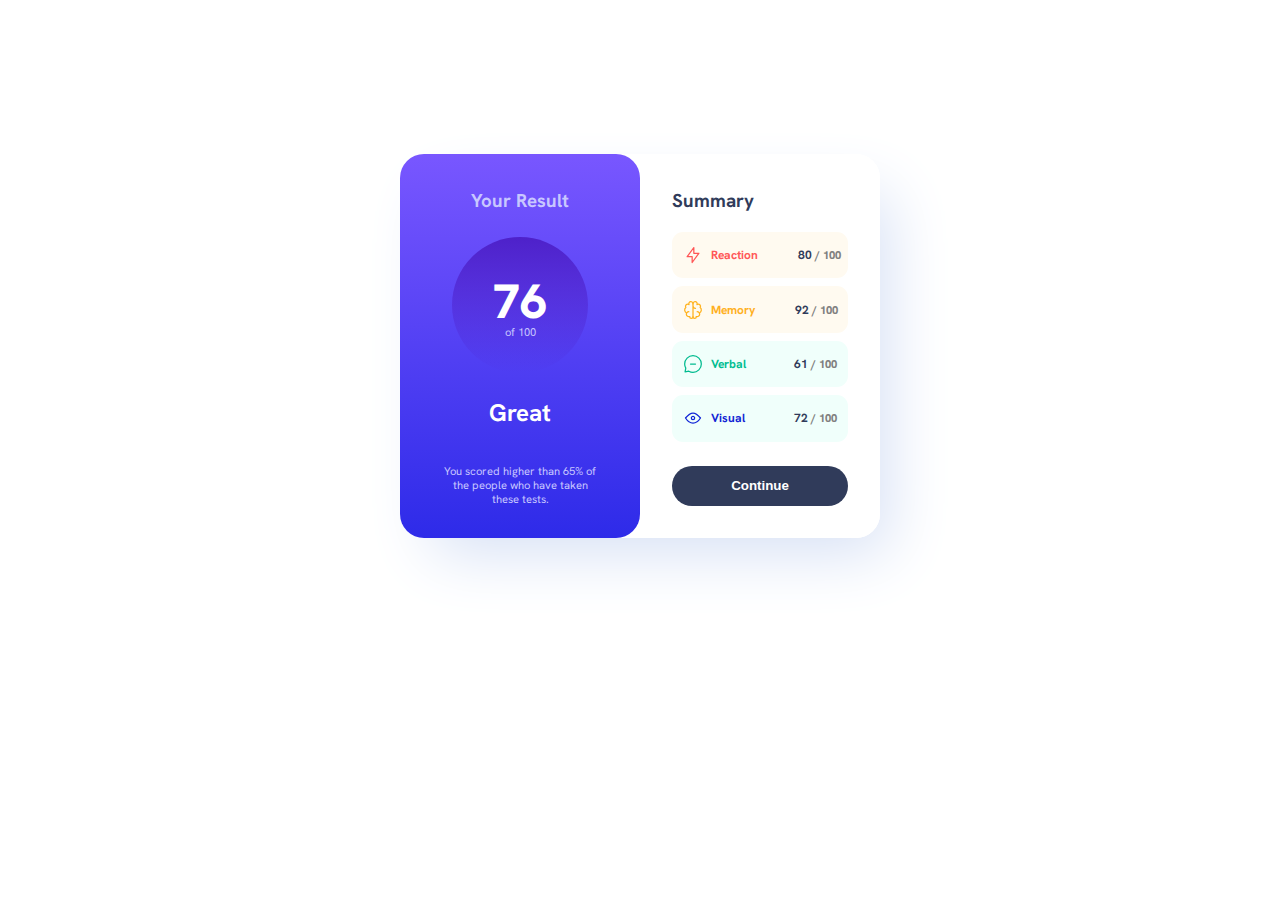
<file: index.html>
<!DOCTYPE html>
<html lang="en">
<head>
  <meta charset="UTF-8">
  <meta name="viewport" content="width=device-width, initial-scale=1.0"> <!-- displays site properly based on user's device -->

  <link rel="icon" type="image/png" sizes="32x32" href="./assets/images/favicon-32x32.png">
  <link rel="preconnect" href="https://fonts.googleapis.com">
  <link rel="preconnect" href="https://fonts.gstatic.com" crossorigin>
  <link href="https://fonts.googleapis.com/css2?family=DM+Sans&family=Hanken+Grotesk:wght@500;700;800&display=swap" rel="stylesheet">
  <link rel="stylesheet" href="css.css">
  <title>Frontend Mentor | Results summary component</title>

  <!-- Feel free to remove these styles or customise in your own stylesheet 👍 -->
  
</head>
<body>
  
<div id="container">
  <div id="result">

    <h3>Your Result</h3>

  <div id="circle">
    
    <span>76 <br></span> 
    <p>of 100</p>

  </div>

  <h2>Great</h2>
  <p>You scored higher than 65% of <br> the people who have taken <br> these tests.</p>

  

</div>

<div id="summary">
  <h3>Summary</h3>

  <div class="yellow"> 
    <div id="reaction">
      <img src="assets/images/icon-reaction.svg">
      <p>  Reaction </p>

    </div>

    <p>80 <span>/ 100</span></p>
  
  </div>
  
  <div class="yellow">
    <div  id="memory">
      <img src="assets/images/icon-memory.svg">
      <p>  Memory </p>
      
    </div>

    <p>92 <span>/ 100</span></p>

  </div>
  
  <div class="white">
    <div id="verbal">
      <img src="assets/images/icon-verbal.svg">
      <p>  Verbal </p>
    </div>
    <p>61 <span>/ 100</span></p>
  </div>
  
  <div class="white">
    <div id="visual">
      <img src="assets/images/icon-visual.svg">
      <p>  Visual </p>
    </div>
    <p>72 <span>/ 100</span></p>
  </div>
  
  <button>Continue</button>

</div>
</div>

  
 <!-- <div class="attribution">
    Challenge by <a href="https://www.frontendmentor.io?ref=challenge" target="_blank">Frontend Mentor</a>. 
    Coded by <a href="#">Your Name Here</a>. -->
  </div>
</body>
</html>
</file>
<file: css.css>
body {

    font-family: 'Hanken Grotesk', sans-serif;
    margin: 0;
}


#summary h3 {

    color: hsl(224, 30%, 27%);

}

h3 {
    color: hsl(241, 100%, 89%);
}
h2 {
    color: white;
}

span {
    color: white;
    font-size: 3em;
    font-weight: 800;
}

#result p {
    font-size: 0.7rem;
    color: hsl(241, 100%, 89%);
    white-space: nowrap;
    margin-bottom: 0;
}

#circle p {
    margin-top: -0.5rem;
}


img {
    vertical-align: middle;
    margin-right: 0.5rem;
}


.yellow p , .white p {
    font-size: 0.75rem;
    color: hsl(224, 30%, 27%);
    white-space: nowrap;
}

 

#reaction p{
    color: hsl(0, 100%, 67%);
    
}

#memory p{
    color: hsla(39, 100%, 56%);
}

#verbal p{
    color: hsl(166, 100%, 37%);
}

#visual p{
    color: hsl(234, 85%, 45%)
}

#reaction, #memory, #verbal, #visual {
    display: flex;

}

p span {
    font-size: 0.7rem;
    color: gray
}

#container {
    display: flex;
    position: relative;
    flex-direction: row;
    width: fit-content;
    height: 50%;
    margin: auto;
    margin-top: 12%;
    border-radius: 1.5rem;
    box-shadow: 20px 27px 64px -12px hsl(221, 60%, 90%);

}

#result{
    text-align: center;
    display: flex;
    flex-direction: column;
    width: 11rem;
    background: linear-gradient(hsl(252, 100%, 67%), hsl(241, 81%, 54%));
    align-items: center;
    padding: 1rem 2rem 2rem;
    border-radius: 1.5rem;
    justify-content: space-between;
}

#summary {
    width: 11rem;
    display: flex;
    flex-direction: column;
    padding: 1rem 2rem 2rem;
    background-color: white;
    border-radius: 1.5rem;
    justify-content: space-evenly;
    

}

.white {
    
    background-color: hsl(166, 100%, 97%);
    
}

.white , .yellow {

    display: flex;
    flex-direction: row;
    font-weight: 700;
    padding: 0.2rem 0.7rem; 
    margin-bottom: 0.5rem;
    border-radius: 0.7rem;
    justify-content: space-between;
}

.yellow {
    
    background-color: hsl(39, 100%, 97%);
    
}

div.yellow > p , div.white > p {
    margin-left: 2.5rem;
}

button {

    height: 2.5rem;
    margin-top: 1rem;
    background-color: hsl(224, 30%, 27%);
    border-radius: 5rem;
    border: 0;
    color: white;
    font-weight: 800;
    
}

#circle {

    background: linear-gradient(hsla(256, 72%, 46%, 1), hsla(241, 72%, 46%, 0));
    border-radius: 5rem ;
    width: 8.5rem;
    height: 8.5rem;
    display: flex;
    flex-direction: column;
    align-items: center;
    justify-content: center;

}

button:active {
    background: linear-gradient(hsl(252, 100%, 67%), hsl(241, 81%, 54%));
}

.attribuition {
    display: block;
    position: absolute;
    top: 50rem;
 
}

@media (max-width: 425px) {

    
    #container {
        flex-direction: column;
        flex-flow: wrap;
        margin: 0;
    }

    #result {
        height: 50%;
    }

    #result , #summary {
        width: 100%;
        border-radius: 0 0 1.5rem 1.5rem;
    }

    #result p {
        white-space: normal;
    }
}
</file>
